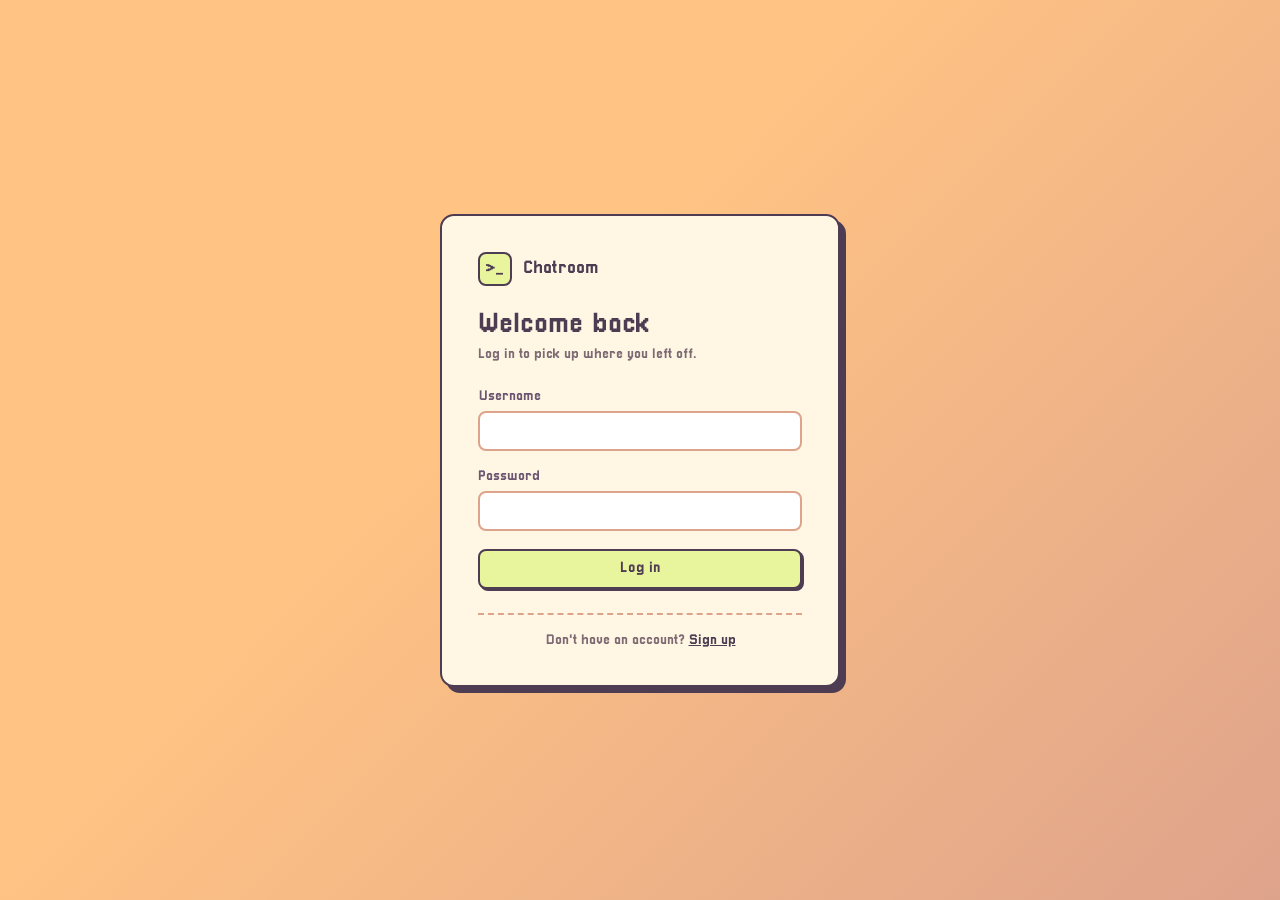
<file: index.html>
<!DOCTYPE html>
<html lang="en">
<head>
    <meta charset="UTF-8">
    <title>Chatroom</title>
    <script>
        window.location.replace(localStorage.getItem('token') ? 'chat.html' : 'login.html');
    </script>
</head>
<body></body>
</html>
</file>
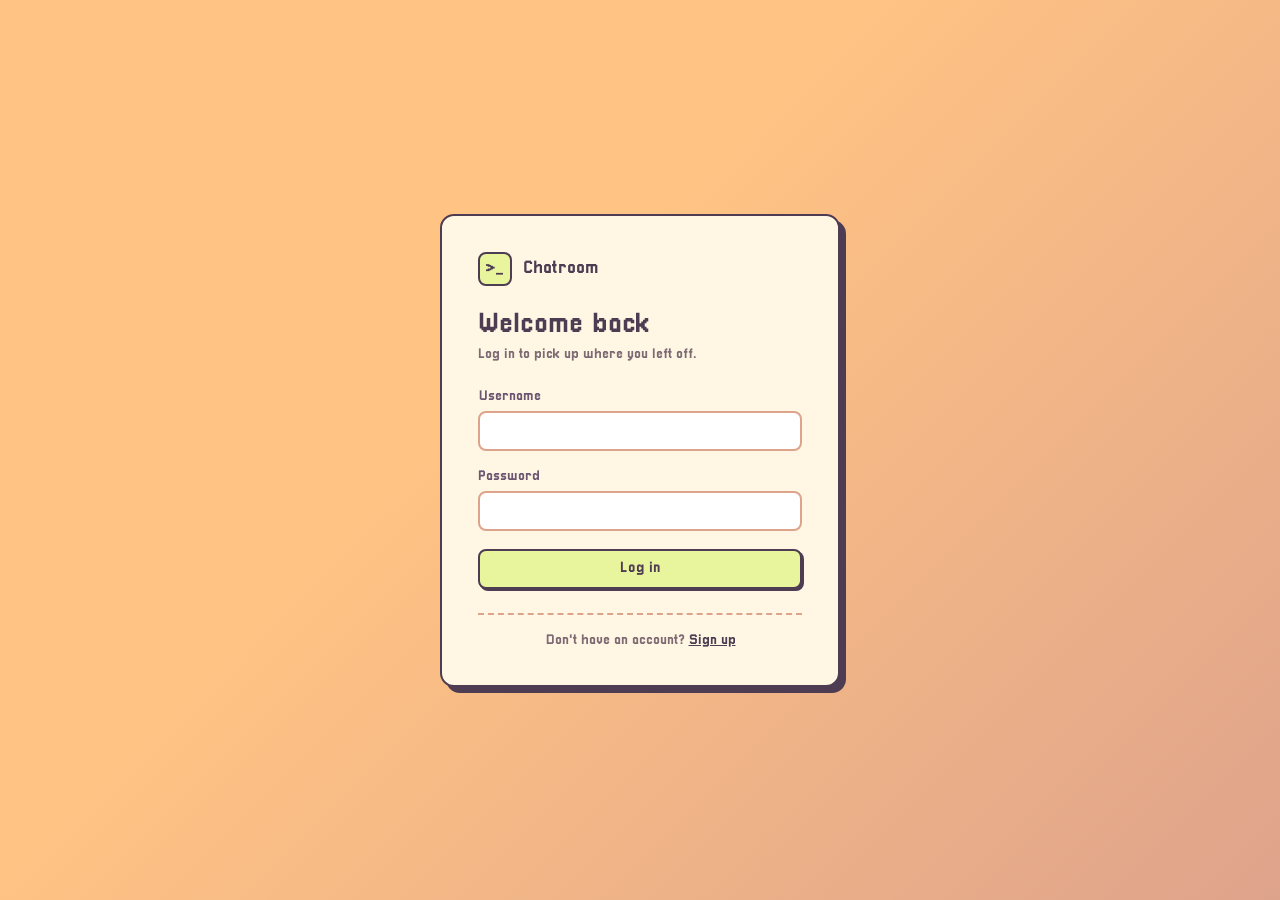
<file: login.html>
<!DOCTYPE html>
<html lang="en">
<head>
    <meta charset="UTF-8">
    <meta name="viewport" content="width=device-width, initial-scale=1.0">
    <title>Login - Chatroom</title>
    <link rel="icon" href="favicon.ico">
    <link rel="stylesheet" href="styles/common.css">
    <link rel="stylesheet" href="styles/auth.css">
</head>
<body>
    <main class="auth-container">
        <div class="auth-box">
            <div class="brand">
                <span class="brand-mark" aria-hidden="true">&gt;_</span>
                <span>Chatroom</span>
            </div>
            <h1>Welcome back</h1>
            <p class="subtitle">Log in to pick up where you left off.</p>

            <form id="loginForm" novalidate>
                <div class="field">
                    <label for="username">Username</label>
                    <input class="input" type="text" id="username" name="username" required autocomplete="username">
                </div>

                <div class="field">
                    <label for="password">Password</label>
                    <input class="input" type="password" id="password" name="password" required autocomplete="current-password">
                </div>

                <div id="errorMessage" class="form-error" role="alert" hidden></div>

                <button type="submit" class="btn btn-primary btn-block">Log in</button>
            </form>

            <div class="auth-footer">
                Don't have an account? <a href="signup.html">Sign up</a>
            </div>
        </div>
    </main>

    <script src="js/config.js"></script>
    <script src="js/api.js"></script>
    <script src="js/auth.js"></script>
</body>
</html>
</file>
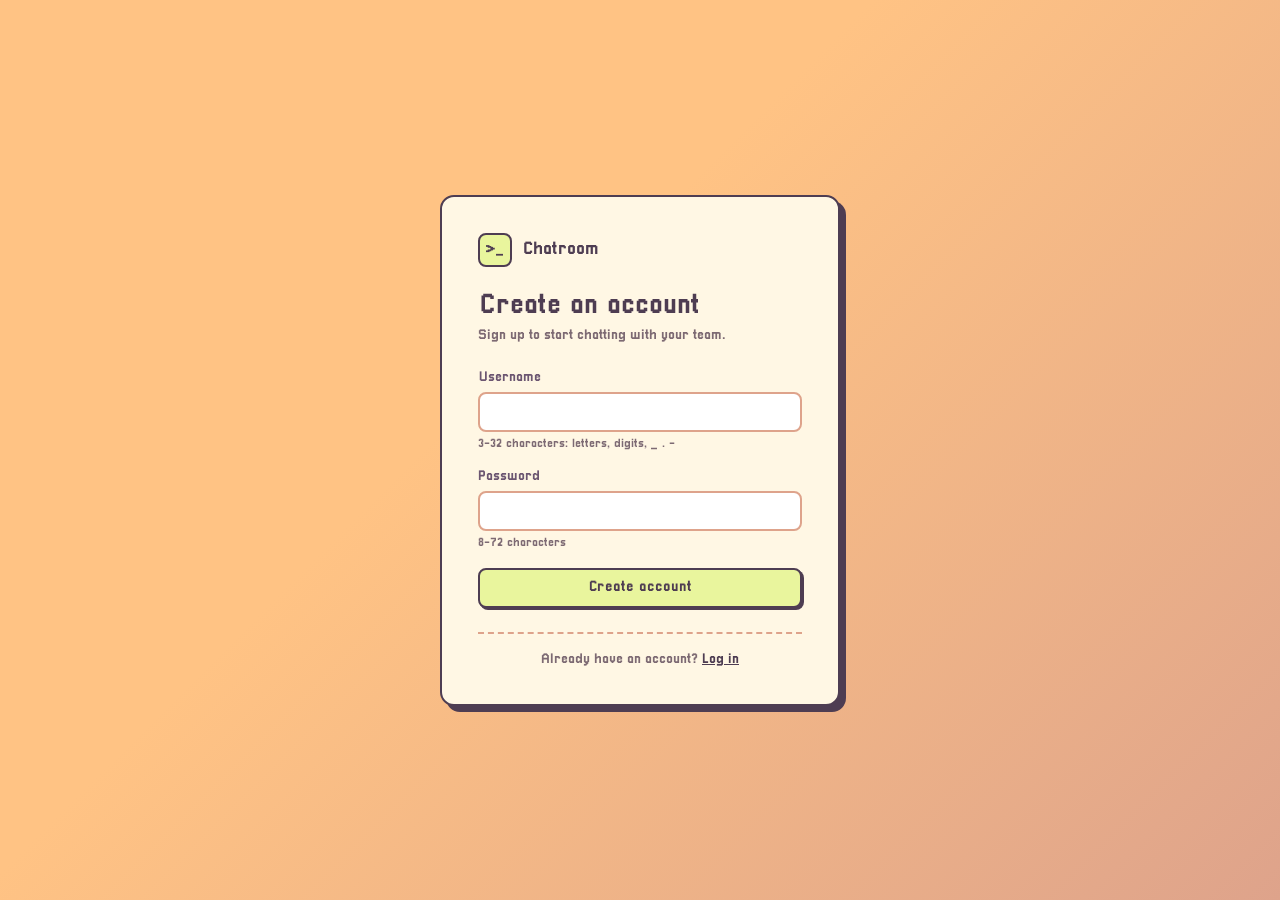
<file: signup.html>
<!DOCTYPE html>
<html lang="en">
<head>
    <meta charset="UTF-8">
    <meta name="viewport" content="width=device-width, initial-scale=1.0">
    <title>Sign Up - Chatroom</title>
    <link rel="icon" href="favicon.ico">
    <link rel="stylesheet" href="styles/common.css">
    <link rel="stylesheet" href="styles/auth.css">
</head>
<body>
    <main class="auth-container">
        <div class="auth-box">
            <div class="brand">
                <span class="brand-mark" aria-hidden="true">&gt;_</span>
                <span>Chatroom</span>
            </div>
            <h1>Create an account</h1>
            <p class="subtitle">Sign up to start chatting with your team.</p>

            <form id="signupForm" novalidate>
                <div class="field">
                    <label for="username">Username</label>
                    <input class="input" type="text" id="username" name="username" required autocomplete="username" minlength="3" maxlength="32" pattern="[A-Za-z0-9_.\-]{3,32}">
                    <p class="hint">3-32 characters: letters, digits, _ . -</p>
                </div>

                <div class="field">
                    <label for="password">Password</label>
                    <input class="input" type="password" id="password" name="password" required autocomplete="new-password" minlength="8" maxlength="72">
                    <p class="hint">8-72 characters</p>
                </div>

                <div id="errorMessage" class="form-error" role="alert" hidden></div>

                <button type="submit" class="btn btn-primary btn-block">Create account</button>
            </form>

            <div class="auth-footer">
                Already have an account? <a href="login.html">Log in</a>
            </div>
        </div>
    </main>

    <script src="js/config.js"></script>
    <script src="js/api.js"></script>
    <script src="js/auth.js"></script>
</body>
</html>
</file>
<file: styles/common.css>
/* One token set for every page */
:root {
    --violet: #6c5671;
    --violet-dark: #4e3d52;
    --cream: #fff7e4;
    --peach: #ffe6c6;
    --brown: #dea38b;
    --ink: #28282e;
    --orange: #ffc384;
    --green: #b0eb93;
    --lime: #e9f59d;
    --grey: #d9c8bf;
    --danger: #c0504d;
    --danger-bg: #fadbd8;

    --text: var(--ink);
    --text-muted: #7d6a73;
    --surface: var(--cream);
    --surface-2: var(--peach);
    --border: var(--brown);
    --radius: 8px;
    --shadow: 3px 3px 0 var(--violet-dark);
    --shadow-sm: 2px 2px 0 var(--violet-dark);
    --font: 'Pixellari', ui-monospace, 'Segoe UI', sans-serif;
}

@font-face {
    font-family: 'Pixellari';
    src: url('../resources/font/Pixellari.ttf') format('truetype');
    font-display: swap;
}

*, *::before, *::after {
    margin: 0;
    padding: 0;
    box-sizing: border-box;
}

html, body {
    height: 100%;
}

body {
    font-family: var(--font);
    font-size: 15px;
    color: var(--text);
    background: linear-gradient(135deg, var(--orange) 40%, var(--brown) 100%);
    -webkit-font-smoothing: none;
}

button, input, textarea, select {
    font: inherit;
    color: inherit;
}

button {
    cursor: pointer;
}

:focus-visible {
    outline: 2px dashed var(--violet);
    outline-offset: 2px;
}

[hidden] {
    display: none !important;
}

/* Scrollbars */
* {
    scrollbar-width: thin;
    scrollbar-color: var(--brown) transparent;
}

/* Buttons */
.btn {
    display: inline-flex;
    align-items: center;
    justify-content: center;
    gap: 8px;
    padding: 10px 18px;
    border: 2px solid var(--violet-dark);
    border-radius: var(--radius);
    background: var(--surface);
    color: var(--violet-dark);
    box-shadow: var(--shadow-sm);
    transition: transform 0.08s, box-shadow 0.08s, background 0.15s;
    white-space: nowrap;
}

.btn:hover:not(:disabled) {
    transform: translate(-1px, -1px);
    box-shadow: var(--shadow);
}

.btn:active:not(:disabled) {
    transform: translate(2px, 2px);
    box-shadow: none;
}

.btn:disabled {
    opacity: 0.55;
    cursor: not-allowed;
}

.btn-primary {
    background: var(--lime);
}

.btn-danger {
    background: var(--danger);
    color: var(--cream);
}

.btn-block {
    width: 100%;
}

.btn-sm {
    padding: 6px 12px;
    font-size: 13px;
}

.icon-btn {
    display: inline-flex;
    align-items: center;
    justify-content: center;
    width: 36px;
    height: 36px;
    flex-shrink: 0;
    border: 2px solid transparent;
    border-radius: var(--radius);
    background: transparent;
    color: var(--violet);
    transition: background 0.15s, border-color 0.15s;
}

.icon-btn:hover {
    background: var(--surface-2);
    border-color: var(--border);
}

.icon-btn.danger:hover {
    color: var(--danger);
}

.icon-btn svg {
    width: 18px;
    height: 18px;
}

/* Form fields */
.field {
    margin-bottom: 18px;
}

.field label {
    display: block;
    margin-bottom: 6px;
    color: var(--violet);
    font-size: 14px;
}

.field .hint {
    margin-top: 6px;
    color: var(--text-muted);
    font-size: 12px;
}

.input {
    width: 100%;
    padding: 10px 14px;
    border: 2px solid var(--border);
    border-radius: var(--radius);
    background: #fff;
    color: var(--ink);
    transition: border-color 0.15s, box-shadow 0.15s;
}

.input:focus {
    outline: none;
    border-color: var(--violet);
    box-shadow: var(--shadow-sm);
}

.input::placeholder {
    color: var(--text-muted);
}

.form-error {
    margin-bottom: 16px;
    padding: 10px 12px;
    border: 2px solid var(--danger);
    border-radius: var(--radius);
    background: var(--danger-bg);
    color: var(--danger);
    font-size: 14px;
}

/* Avatars: image with initials fallback underneath */
.avatar {
    position: relative;
    display: inline-flex;
    align-items: center;
    justify-content: center;
    width: 36px;
    height: 36px;
    flex-shrink: 0;
    overflow: hidden;
    border: 2px solid var(--violet-dark);
    border-radius: var(--radius);
    background: var(--orange);
    color: var(--violet-dark);
    font-size: 16px;
    text-transform: uppercase;
    user-select: none;
}

.avatar img {
    position: absolute;
    inset: 0;
    width: 100%;
    height: 100%;
    object-fit: cover;
}

.avatar.sm {
    width: 28px;
    height: 28px;
    font-size: 13px;
}

/* Modals */
.modal {
    position: fixed;
    inset: 0;
    z-index: 1000;
    display: none;
    align-items: center;
    justify-content: center;
    padding: 20px;
    background: rgba(40, 40, 46, 0.55);
}

.modal.show {
    display: flex;
}

.modal-content {
    display: flex;
    flex-direction: column;
    width: 100%;
    max-width: 460px;
    max-height: calc(100vh - 40px);
    border: 2px solid var(--violet-dark);
    border-radius: 12px;
    background: var(--surface);
    box-shadow: 6px 6px 0 var(--violet-dark);
    animation: pop 0.12s ease-out;
}

.modal-content.wide {
    max-width: 900px;
}

@keyframes pop {
    from { transform: scale(0.96); opacity: 0; }
    to { transform: scale(1); opacity: 1; }
}

.modal-header {
    display: flex;
    align-items: center;
    justify-content: space-between;
    gap: 12px;
    padding: 16px 20px;
    border-bottom: 2px solid var(--border);
}

.modal-header h3 {
    overflow: hidden;
    color: var(--violet-dark);
    font-size: 18px;
    font-weight: normal;
    text-overflow: ellipsis;
    white-space: nowrap;
}

.modal-body {
    overflow-y: auto;
    padding: 20px;
}

.modal-footer {
    display: flex;
    justify-content: flex-end;
    gap: 10px;
    padding: 14px 20px;
    border-top: 2px solid var(--border);
}

/* Toasts */
.toast-stack {
    position: fixed;
    right: 20px;
    bottom: 20px;
    z-index: 2000;
    display: flex;
    flex-direction: column;
    gap: 10px;
    pointer-events: none;
}

.toast {
    max-width: 340px;
    padding: 12px 16px;
    border: 2px solid var(--violet-dark);
    border-radius: var(--radius);
    background: var(--surface);
    box-shadow: var(--shadow);
    font-size: 14px;
    animation: pop 0.12s ease-out;
}

.toast.error {
    border-color: var(--danger);
    background: var(--danger-bg);
    color: var(--danger);
}

.toast.success {
    background: var(--green);
}
</file>
<file: styles/auth.css>
.auth-container {
    display: flex;
    align-items: center;
    justify-content: center;
    min-height: 100vh;
    padding: 20px;
}

.auth-box {
    width: 100%;
    max-width: 400px;
    padding: 36px;
    border: 2px solid var(--violet-dark);
    border-radius: 14px;
    background: var(--surface);
    box-shadow: 6px 6px 0 var(--violet-dark);
}

.brand {
    display: flex;
    align-items: center;
    gap: 10px;
    margin-bottom: 24px;
    color: var(--violet-dark);
    font-size: 18px;
}

.brand-mark {
    display: inline-flex;
    align-items: center;
    justify-content: center;
    width: 34px;
    height: 34px;
    border: 2px solid var(--violet-dark);
    border-radius: var(--radius);
    background: var(--lime);
    font-size: 14px;
}

.auth-box h1 {
    margin-bottom: 6px;
    color: var(--violet-dark);
    font-size: 28px;
    font-weight: normal;
}

.subtitle {
    margin-bottom: 26px;
    color: var(--text-muted);
    font-size: 14px;
}

.auth-footer {
    margin-top: 24px;
    padding-top: 18px;
    border-top: 2px dashed var(--border);
    color: var(--text-muted);
    font-size: 14px;
    text-align: center;
}

.auth-footer a {
    color: var(--violet-dark);
}
</file>
